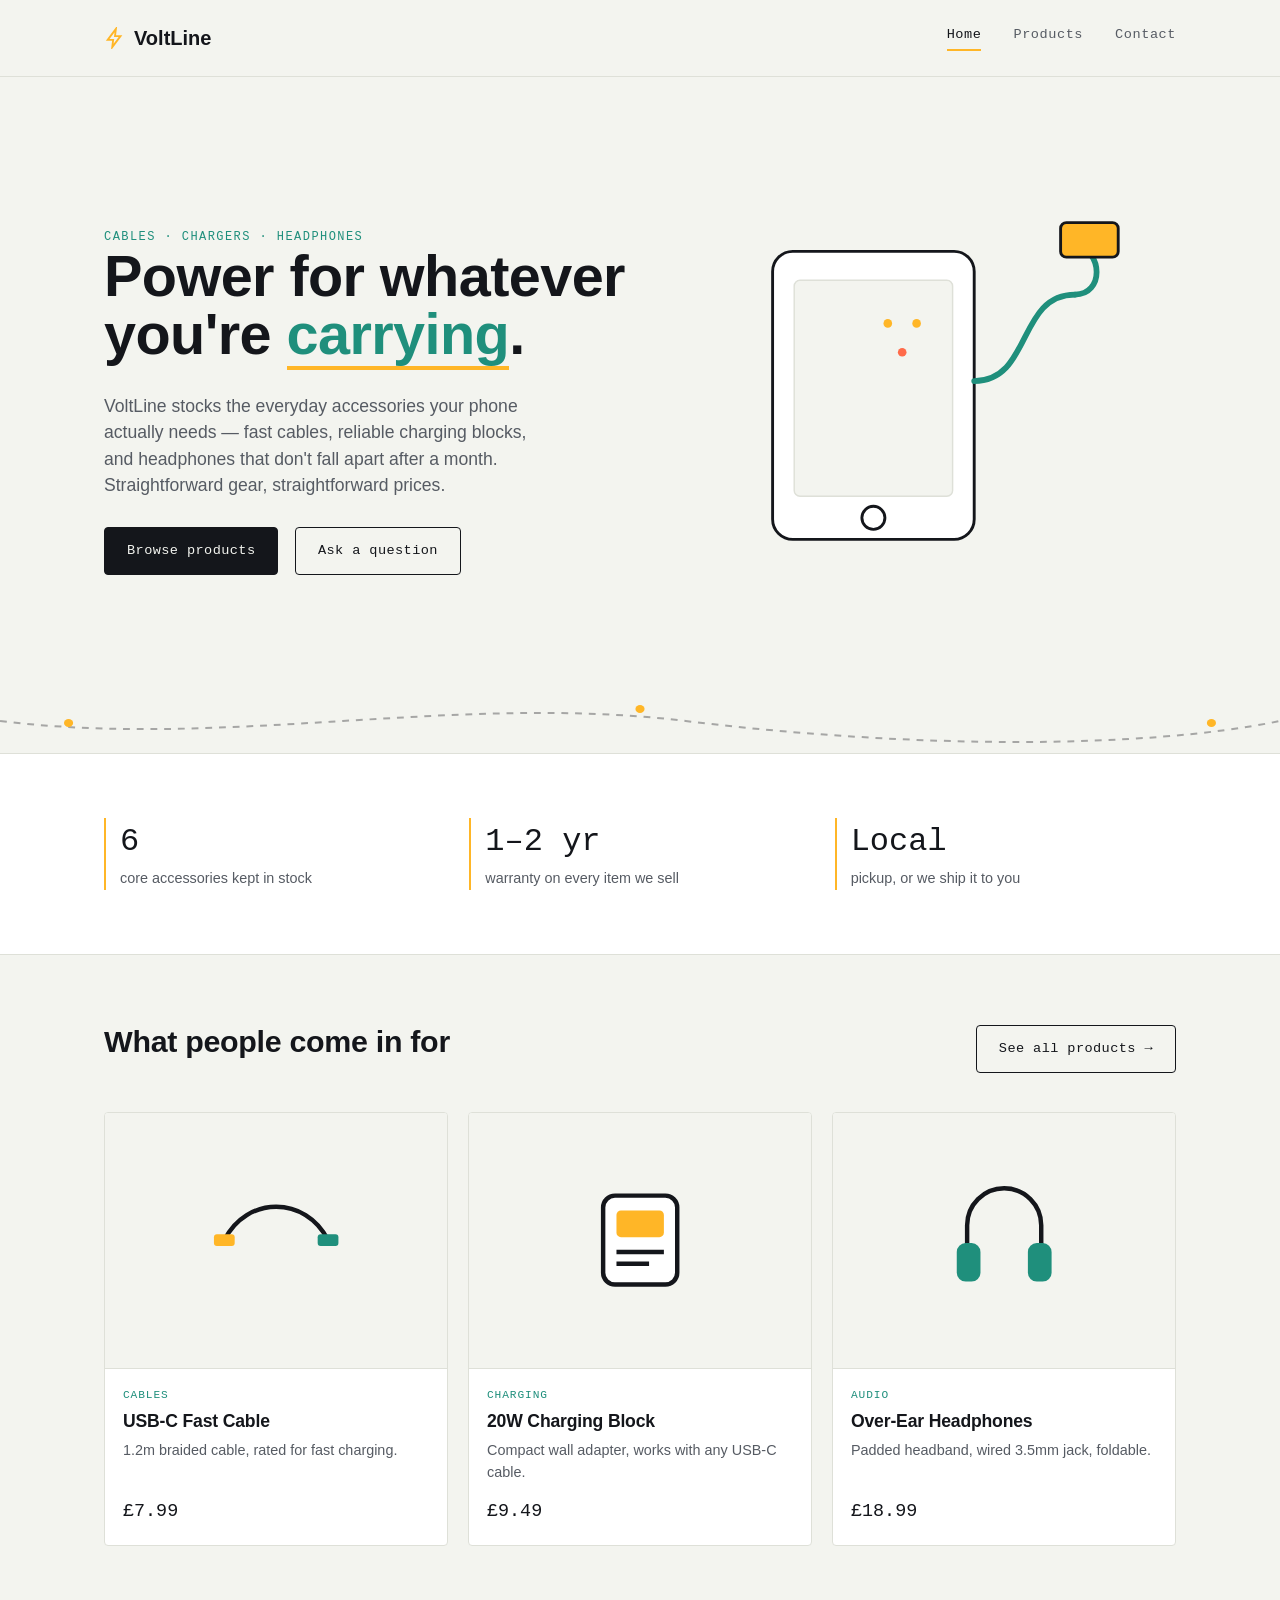
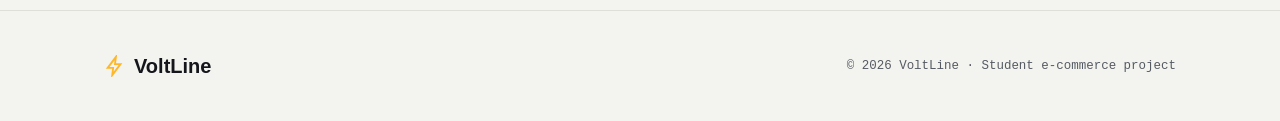
<file: index.html>
<!DOCTYPE html>
<html lang="en">
<head>
<meta charset="UTF-8">
<meta name="viewport" content="width=device-width, initial-scale=1.0">
<title>VoltLine — Phone Accessories</title>
<meta name="description" content="VoltLine sells cables, charging blocks, headphones and power banks for every phone.">
<link rel="stylesheet" href="style.css">
</head>
<body>

<header class="site-header">
  <div class="wrap">
    <a href="index.html" class="logo">
      <svg class="bolt" viewBox="0 0 24 24" fill="none" stroke="currentColor" stroke-width="2"><path d="M13 2 L4 14 h6 l-1 8 9-12h-6z"/></svg>
      VoltLine
    </a>
    <button class="nav-toggle" aria-label="Toggle menu" aria-expanded="false">Menu</button>
    <nav class="main-nav">
      <a href="index.html" aria-current="page">Home</a>
      <a href="products.html">Products</a>
      <a href="contact.html">Contact</a>
    </nav>
  </div>
</header>

<section class="hero">
  <div class="wrap">
    <div>
      <span class="eyebrow">Cables · Chargers · Headphones</span>
      <h1>Power for whatever<br>you're <em>carrying</em>.</h1>
      <p class="lede">VoltLine stocks the everyday accessories your phone actually needs — fast cables, reliable charging blocks, and headphones that don't fall apart after a month. Straightforward gear, straightforward prices.</p>
      <a href="products.html" class="btn btn-primary">Browse products</a>
      <a href="contact.html" class="btn btn-ghost">Ask a question</a>
    </div>
    <div>
      <svg class="hero-plug" viewBox="0 0 320 320" fill="none" xmlns="http://www.w3.org/2000/svg">
        <rect x="40" y="60" width="140" height="200" rx="14" fill="#FFFFFF" stroke="#14161B" stroke-width="2"/>
        <rect x="55" y="80" width="110" height="150" rx="4" fill="#F3F4EF" stroke="#DEE0D8" stroke-width="1"/>
        <circle cx="110" cy="245" r="8" fill="none" stroke="#14161B" stroke-width="2"/>
        <path d="M180 150 C 220 150, 210 90, 250 90" stroke="#1F8F7C" stroke-width="4" fill="none" stroke-linecap="round"/>
        <path d="M250 90 C 270 90, 270 60, 250 55" stroke="#1F8F7C" stroke-width="4" fill="none" stroke-linecap="round"/>
        <rect x="240" y="40" width="40" height="24" rx="4" fill="#FFB627" stroke="#14161B" stroke-width="2"/>
        <circle cx="120" cy="110" r="3" fill="#FFB627"/>
        <circle cx="140" cy="110" r="3" fill="#FFB627"/>
        <circle cx="130" cy="130" r="3" fill="#FF6B4A"/>
      </svg>
    </div>
  </div>
</section>

<svg class="cable-divider" viewBox="0 0 1120 64" preserveAspectRatio="none">
  <path d="M0 32 C 200 60, 400 4, 600 32 S 1000 60, 1120 32"/>
  <circle cx="60" cy="34" r="4"/>
  <circle cx="560" cy="20" r="4"/>
  <circle cx="1060" cy="34" r="4"/>
</svg>

<section class="band band-alt">
  <div class="wrap">
    <div class="stat-row">
      <div class="stat">
        <span class="num">6</span>
        <span class="label">core accessories kept in stock</span>
      </div>
      <div class="stat">
        <span class="num">1–2 yr</span>
        <span class="label">warranty on every item we sell</span>
      </div>
      <div class="stat">
        <span class="num">Local</span>
        <span class="label">pickup, or we ship it to you</span>
      </div>
    </div>
  </div>
</section>

<section class="band">
  <div class="wrap">
    <div class="section-head">
      <h2>What people come in for</h2>
      <a href="products.html" class="btn btn-ghost" style="margin-left:0;">See all products →</a>
    </div>
    <div class="product-grid">
      <div class="card">
        <div class="thumb">
          <svg viewBox="0 0 100 100" fill="none" stroke="#14161B" stroke-width="3">
            <path d="M15 50 C 30 20, 70 20, 85 50" stroke-linecap="round"/>
            <rect x="8" y="46" width="14" height="8" rx="2" fill="#FFB627" stroke="none"/>
            <rect x="78" y="46" width="14" height="8" rx="2" fill="#1F8F7C" stroke="none"/>
          </svg>
        </div>
        <div class="body">
          <span class="tag">Cables</span>
          <h3>USB‑C Fast Cable</h3>
          <p class="desc">1.2m braided cable, rated for fast charging.</p>
          <div class="price-row"><span class="price">£7.99</span></div>
        </div>
      </div>
      <div class="card">
        <div class="thumb">
          <svg viewBox="0 0 100 100" fill="none" stroke="#14161B" stroke-width="3">
            <rect x="25" y="20" width="50" height="60" rx="8" fill="#FFFFFF"/>
            <rect x="34" y="30" width="32" height="18" rx="3" fill="#FFB627" stroke="none"/>
            <line x1="34" y1="58" x2="66" y2="58"/>
            <line x1="34" y1="66" x2="56" y2="66"/>
          </svg>
        </div>
        <div class="body">
          <span class="tag">Charging</span>
          <h3>20W Charging Block</h3>
          <p class="desc">Compact wall adapter, works with any USB‑C cable.</p>
          <div class="price-row"><span class="price">£9.49</span></div>
        </div>
      </div>
      <div class="card">
        <div class="thumb">
          <svg viewBox="0 0 100 100" fill="none" stroke="#14161B" stroke-width="3">
            <path d="M25 55 V40 a25 25 0 0 1 50 0 v15" stroke-linecap="round"/>
            <rect x="18" y="52" width="16" height="26" rx="6" fill="#1F8F7C" stroke="none"/>
            <rect x="66" y="52" width="16" height="26" rx="6" fill="#1F8F7C" stroke="none"/>
          </svg>
        </div>
        <div class="body">
          <span class="tag">Audio</span>
          <h3>Over‑Ear Headphones</h3>
          <p class="desc">Padded headband, wired 3.5mm jack, foldable.</p>
          <div class="price-row"><span class="price">£18.99</span></div>
        </div>
      </div>
    </div>
  </div>
</section>

<footer class="site-footer">
  <div class="wrap">
    <a href="index.html" class="logo">
      <svg class="bolt" viewBox="0 0 24 24" fill="none" stroke="currentColor" stroke-width="2"><path d="M13 2 L4 14 h6 l-1 8 9-12h-6z"/></svg>
      VoltLine
    </a>
    <span class="fine">© 2026 VoltLine · Student e‑commerce project</span>
  </div>
</footer>

<script src="script.js"></script>
</body>
</html>
</file>
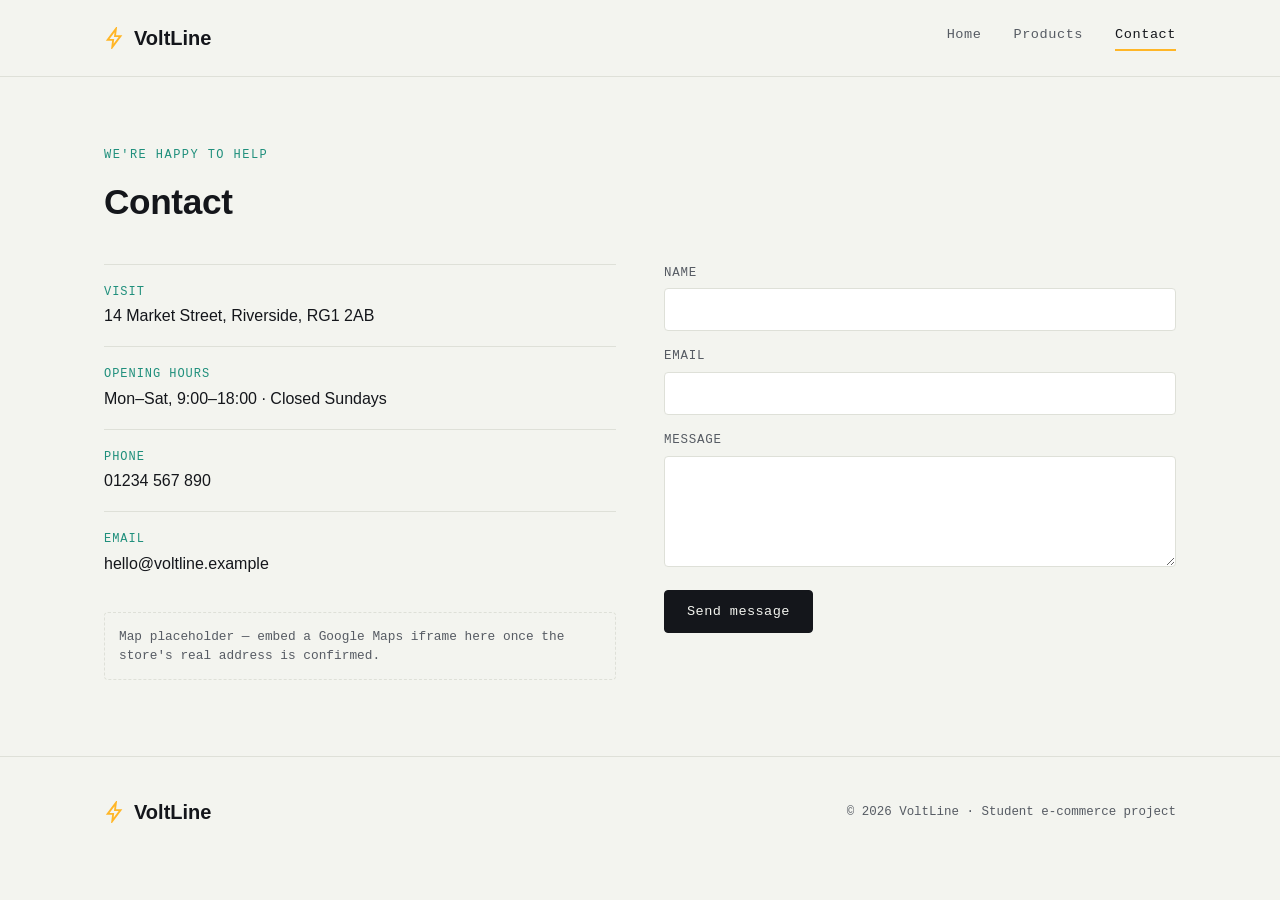
<file: contact.html>
<!DOCTYPE html>
<html lang="en">
<head>
<meta charset="UTF-8">
<meta name="viewport" content="width=device-width, initial-scale=1.0">
<title>Contact — VoltLine</title>
<meta name="description" content="Get in touch with VoltLine — visit the store or send a message.">
<link rel="stylesheet" href="style.css">
</head>
<body>

<header class="site-header">
  <div class="wrap">
    <a href="index.html" class="logo">
      <svg class="bolt" viewBox="0 0 24 24" fill="none" stroke="currentColor" stroke-width="2"><path d="M13 2 L4 14 h6 l-1 8 9-12h-6z"/></svg>
      VoltLine
    </a>
    <button class="nav-toggle" aria-label="Toggle menu" aria-expanded="false">Menu</button>
    <nav class="main-nav">
      <a href="index.html">Home</a>
      <a href="products.html">Products</a>
      <a href="contact.html" aria-current="page">Contact</a>
    </nav>
  </div>
</header>

<section class="band">
  <div class="wrap">
    <span class="eyebrow">We're happy to help</span>
    <h1 style="font-size:2.2rem; margin: .3em 0 1em;">Contact</h1>

    <div class="contact-grid">
      <div class="contact-info">
        <div class="item">
          <span class="k">Visit</span>
          14 Market Street, Riverside, RG1 2AB
        </div>
        <div class="item">
          <span class="k">Opening hours</span>
          Mon–Sat, 9:00–18:00 · Closed Sundays
        </div>
        <div class="item">
          <span class="k">Phone</span>
          01234 567 890
        </div>
        <div class="item">
          <span class="k">Email</span>
          hello@voltline.example
        </div>
        <div class="map-note">
          Map placeholder — embed a Google Maps iframe here once the store's real address is confirmed.
        </div>
      </div>

      <form class="contact-form">
        <div>
          <label for="name">Name</label>
          <input type="text" id="name" name="name" required>
        </div>
        <div>
          <label for="email">Email</label>
          <input type="email" id="email" name="email" required>
        </div>
        <div>
          <label for="message">Message</label>
          <textarea id="message" name="message" rows="5" required></textarea>
        </div>
        <button type="submit" class="btn btn-primary" style="align-self:flex-start;">Send message</button>
        <p class="status" role="status"></p>
      </form>
    </div>
  </div>
</section>

<footer class="site-footer">
  <div class="wrap">
    <a href="index.html" class="logo">
      <svg class="bolt" viewBox="0 0 24 24" fill="none" stroke="currentColor" stroke-width="2"><path d="M13 2 L4 14 h6 l-1 8 9-12h-6z"/></svg>
      VoltLine
    </a>
    <span class="fine">© 2026 VoltLine · Student e‑commerce project</span>
  </div>
</footer>

<script src="script.js"></script>
</body>
</html>
</file>
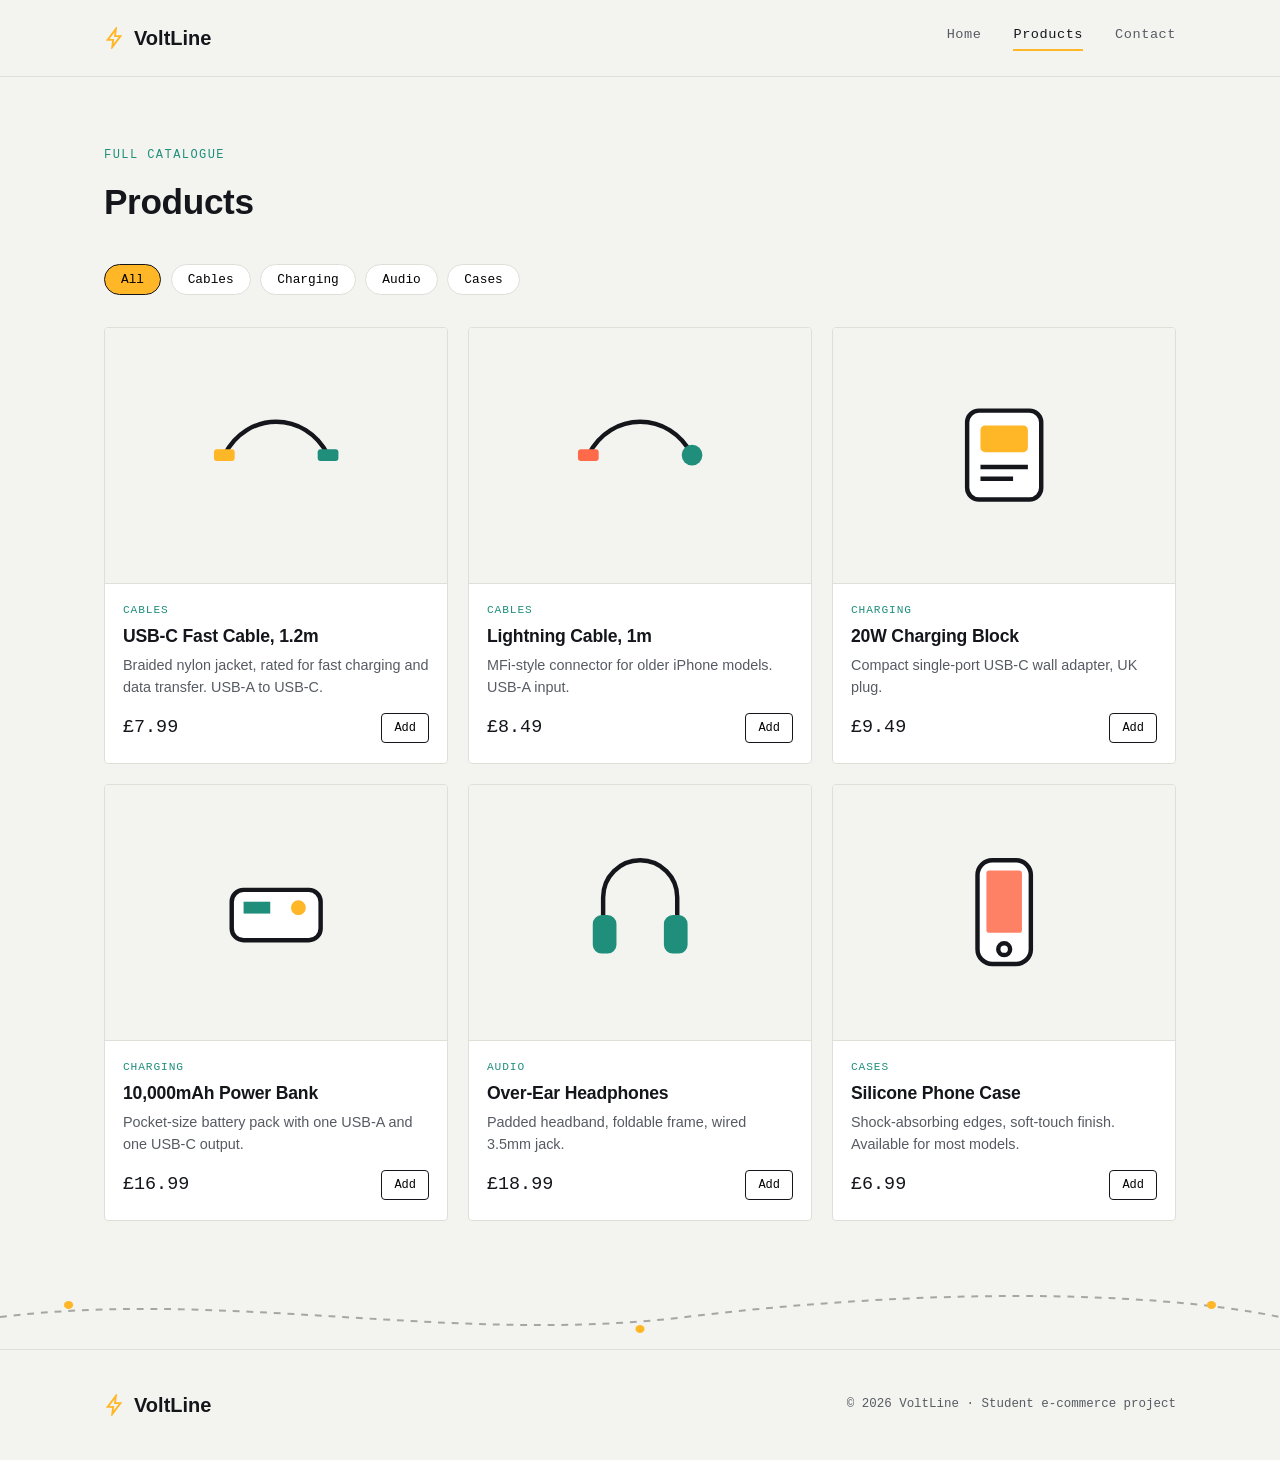
<file: products.html>
<!DOCTYPE html>
<html lang="en">
<head>
<meta charset="UTF-8">
<meta name="viewport" content="width=device-width, initial-scale=1.0">
<title>Products — VoltLine</title>
<meta name="description" content="Browse VoltLine's cables, charging blocks, headphones, power banks, cases and screen protectors.">
<link rel="stylesheet" href="style.css">
</head>
<body>

<header class="site-header">
  <div class="wrap">
    <a href="index.html" class="logo">
      <svg class="bolt" viewBox="0 0 24 24" fill="none" stroke="currentColor" stroke-width="2"><path d="M13 2 L4 14 h6 l-1 8 9-12h-6z"/></svg>
      VoltLine
    </a>
    <button class="nav-toggle" aria-label="Toggle menu" aria-expanded="false">Menu</button>
    <nav class="main-nav">
      <a href="index.html">Home</a>
      <a href="products.html" aria-current="page">Products</a>
      <a href="contact.html">Contact</a>
    </nav>
  </div>
</header>

<section class="band">
  <div class="wrap">
    <span class="eyebrow">Full catalogue</span>
    <h1 style="font-size:2.2rem; margin: .3em 0 1em;">Products</h1>

    <div class="filters">
      <button class="pill" data-category="all" aria-pressed="true">All</button>
      <button class="pill" data-category="cables" aria-pressed="false">Cables</button>
      <button class="pill" data-category="charging" aria-pressed="false">Charging</button>
      <button class="pill" data-category="audio" aria-pressed="false">Audio</button>
      <button class="pill" data-category="cases" aria-pressed="false">Cases</button>
    </div>

    <div class="product-grid">

      <div class="card" data-category="cables">
        <div class="thumb">
          <svg viewBox="0 0 100 100" fill="none" stroke="#14161B" stroke-width="3">
            <path d="M15 50 C 30 20, 70 20, 85 50" stroke-linecap="round"/>
            <rect x="8" y="46" width="14" height="8" rx="2" fill="#FFB627" stroke="none"/>
            <rect x="78" y="46" width="14" height="8" rx="2" fill="#1F8F7C" stroke="none"/>
          </svg>
        </div>
        <div class="body">
          <span class="tag">Cables</span>
          <h3>USB‑C Fast Cable, 1.2m</h3>
          <p class="desc">Braided nylon jacket, rated for fast charging and data transfer. USB‑A to USB‑C.</p>
          <div class="price-row">
            <span class="price">£7.99</span>
            <button class="add">Add</button>
          </div>
        </div>
      </div>

      <div class="card" data-category="cables">
        <div class="thumb">
          <svg viewBox="0 0 100 100" fill="none" stroke="#14161B" stroke-width="3">
            <path d="M15 50 C 30 20, 70 20, 85 50" stroke-linecap="round"/>
            <rect x="8" y="46" width="14" height="8" rx="2" fill="#FF6B4A" stroke="none"/>
            <circle cx="85" cy="50" r="7" fill="#1F8F7C" stroke="none"/>
          </svg>
        </div>
        <div class="body">
          <span class="tag">Cables</span>
          <h3>Lightning Cable, 1m</h3>
          <p class="desc">MFi‑style connector for older iPhone models. USB‑A input.</p>
          <div class="price-row">
            <span class="price">£8.49</span>
            <button class="add">Add</button>
          </div>
        </div>
      </div>

      <div class="card" data-category="charging">
        <div class="thumb">
          <svg viewBox="0 0 100 100" fill="none" stroke="#14161B" stroke-width="3">
            <rect x="25" y="20" width="50" height="60" rx="8" fill="#FFFFFF"/>
            <rect x="34" y="30" width="32" height="18" rx="3" fill="#FFB627" stroke="none"/>
            <line x1="34" y1="58" x2="66" y2="58"/>
            <line x1="34" y1="66" x2="56" y2="66"/>
          </svg>
        </div>
        <div class="body">
          <span class="tag">Charging</span>
          <h3>20W Charging Block</h3>
          <p class="desc">Compact single‑port USB‑C wall adapter, UK plug.</p>
          <div class="price-row">
            <span class="price">£9.49</span>
            <button class="add">Add</button>
          </div>
        </div>
      </div>

      <div class="card" data-category="charging">
        <div class="thumb">
          <svg viewBox="0 0 100 100" fill="none" stroke="#14161B" stroke-width="3">
            <rect x="20" y="35" width="60" height="34" rx="8" fill="#FFFFFF"/>
            <rect x="28" y="43" width="18" height="8" fill="#1F8F7C" stroke="none"/>
            <circle cx="65" cy="47" r="5" fill="#FFB627" stroke="none"/>
          </svg>
        </div>
        <div class="body">
          <span class="tag">Charging</span>
          <h3>10,000mAh Power Bank</h3>
          <p class="desc">Pocket‑size battery pack with one USB‑A and one USB‑C output.</p>
          <div class="price-row">
            <span class="price">£16.99</span>
            <button class="add">Add</button>
          </div>
        </div>
      </div>

      <div class="card" data-category="audio">
        <div class="thumb">
          <svg viewBox="0 0 100 100" fill="none" stroke="#14161B" stroke-width="3">
            <path d="M25 55 V40 a25 25 0 0 1 50 0 v15" stroke-linecap="round"/>
            <rect x="18" y="52" width="16" height="26" rx="6" fill="#1F8F7C" stroke="none"/>
            <rect x="66" y="52" width="16" height="26" rx="6" fill="#1F8F7C" stroke="none"/>
          </svg>
        </div>
        <div class="body">
          <span class="tag">Audio</span>
          <h3>Over‑Ear Headphones</h3>
          <p class="desc">Padded headband, foldable frame, wired 3.5mm jack.</p>
          <div class="price-row">
            <span class="price">£18.99</span>
            <button class="add">Add</button>
          </div>
        </div>
      </div>

      <div class="card" data-category="cases">
        <div class="thumb">
          <svg viewBox="0 0 100 100" fill="none" stroke="#14161B" stroke-width="3">
            <rect x="32" y="15" width="36" height="70" rx="10" fill="#FFFFFF"/>
            <rect x="38" y="22" width="24" height="42" rx="2" fill="#FF6B4A" stroke="none" opacity="0.85"/>
            <circle cx="50" cy="75" r="4"/>
          </svg>
        </div>
        <div class="body">
          <span class="tag">Cases</span>
          <h3>Silicone Phone Case</h3>
          <p class="desc">Shock‑absorbing edges, soft‑touch finish. Available for most models.</p>
          <div class="price-row">
            <span class="price">£6.99</span>
            <button class="add">Add</button>
          </div>
        </div>
      </div>

    </div>
  </div>
</section>

<svg class="cable-divider" viewBox="0 0 1120 64" preserveAspectRatio="none">
  <path d="M0 32 C 200 4, 400 60, 600 32 S 1000 4, 1120 32"/>
  <circle cx="60" cy="20" r="4"/>
  <circle cx="560" cy="44" r="4"/>
  <circle cx="1060" cy="20" r="4"/>
</svg>

<footer class="site-footer">
  <div class="wrap">
    <a href="index.html" class="logo">
      <svg class="bolt" viewBox="0 0 24 24" fill="none" stroke="currentColor" stroke-width="2"><path d="M13 2 L4 14 h6 l-1 8 9-12h-6z"/></svg>
      VoltLine
    </a>
    <span class="fine">© 2026 VoltLine · Student e‑commerce project</span>
  </div>
</footer>

<script src="script.js"></script>
</body>
</html>
</file>
<file: style.css>
/* ============================================
   VOLTLINE — design tokens
   ============================================ */
:root{
  --bg: #F3F4EF;
  --bg-panel: #FFFFFF;
  --ink: #14161B;
  --ink-soft: #565B63;
  --line: #DEE0D8;
  --amber: #FFB627;
  --amber-ink: #4A3300;
  --teal: #1F8F7C;
  --coral: #FF6B4A;
  --radius: 4px;

  --font-display: "Space Grotesk", "Arial Narrow", sans-serif;
  --font-body: "IBM Plex Sans", "Segoe UI", sans-serif;
  --font-mono: "IBM Plex Mono", "Courier New", monospace;
}

@font-face{
  font-family: "Space Grotesk";
  src: local("Space Grotesk");
}

*{ box-sizing: border-box; }
html{ scroll-behavior: smooth; }
body{
  margin: 0;
  background: var(--bg);
  color: var(--ink);
  font-family: var(--font-body);
  line-height: 1.5;
  -webkit-font-smoothing: antialiased;
}
h1,h2,h3{
  font-family: var(--font-display);
  letter-spacing: -0.01em;
  margin: 0 0 .5em;
}
a{ color: inherit; }
img{ max-width: 100%; display:block; }
.wrap{
  max-width: 1120px;
  margin: 0 auto;
  padding: 0 24px;
}
.eyebrow{
  font-family: var(--font-mono);
  font-size: .75rem;
  letter-spacing: .12em;
  text-transform: uppercase;
  color: var(--teal);
}

/* ---------- header ---------- */
.site-header{
  border-bottom: 1px solid var(--line);
  background: var(--bg);
  position: sticky;
  top: 0;
  z-index: 20;
}
.site-header .wrap{
  display:flex;
  align-items:center;
  justify-content: space-between;
  height: 76px;
}
.logo{
  display:flex;
  align-items:center;
  gap:.5rem;
  font-family: var(--font-display);
  font-weight: 700;
  font-size: 1.25rem;
  text-decoration:none;
  color: var(--ink);
}
.logo .bolt{
  width: 22px; height: 22px;
  color: var(--amber);
}
nav.main-nav{
  display:flex;
  gap: 2rem;
}
nav.main-nav a{
  text-decoration:none;
  font-family: var(--font-mono);
  font-size: .85rem;
  letter-spacing: .04em;
  color: var(--ink-soft);
  padding-bottom: 4px;
  border-bottom: 2px solid transparent;
  transition: color .15s, border-color .15s;
}
nav.main-nav a:hover,
nav.main-nav a[aria-current="page"]{
  color: var(--ink);
  border-color: var(--amber);
}
.nav-toggle{
  display:none;
  background:none;
  border: 1px solid var(--line);
  border-radius: var(--radius);
  padding: 8px 10px;
  font-family: var(--font-mono);
}

/* ---------- cable divider signature ---------- */
.cable-divider{
  display:block;
  width:100%;
  height:64px;
  margin: 0;
}
.cable-divider path{
  fill:none;
  stroke: var(--ink);
  stroke-width:2;
  stroke-dasharray: 6 6;
  opacity:.35;
}
.cable-divider circle{ fill: var(--amber); }

/* ---------- hero ---------- */
.hero{
  padding: 88px 0 56px;
  position:relative;
  overflow:hidden;
}
.hero .wrap{
  display:grid;
  grid-template-columns: 1.1fr .9fr;
  gap: 48px;
  align-items:center;
}
.hero h1{
  font-size: clamp(2.4rem, 5vw, 3.6rem);
  line-height: 1.02;
}
.hero h1 em{
  font-style: normal;
  color: var(--teal);
  border-bottom: 4px solid var(--amber);
}
.hero p.lede{
  font-size: 1.1rem;
  color: var(--ink-soft);
  max-width: 44ch;
  margin: 1.1em 0 1.6em;
}
.btn{
  display:inline-flex;
  align-items:center;
  gap:.5rem;
  font-family: var(--font-mono);
  font-size: .85rem;
  letter-spacing:.03em;
  text-decoration:none;
  padding: 13px 22px;
  border-radius: var(--radius);
  border: 1px solid var(--ink);
  transition: transform .12s ease, background .15s ease;
}
.btn-primary{
  background: var(--ink);
  color: var(--bg);
}
.btn-primary:hover{ transform: translateY(-2px); }
.btn-ghost{
  background: transparent;
  color: var(--ink);
  margin-left: .75rem;
}
.btn-ghost:hover{ background: rgba(0,0,0,.04); }

.hero-plug{
  width: 100%;
  height: auto;
}

/* ---------- sections ---------- */
section.band{
  padding: 64px 0;
}
.band-alt{
  background: var(--bg-panel);
  border-top: 1px solid var(--line);
  border-bottom: 1px solid var(--line);
}
.section-head{
  display:flex;
  align-items:baseline;
  justify-content:space-between;
  gap:1rem;
  margin-bottom: 2rem;
  flex-wrap: wrap;
}
.section-head h2{ font-size: 1.9rem; }

/* ---------- stats row ---------- */
.stat-row{
  display:grid;
  grid-template-columns: repeat(3, 1fr);
  gap: 24px;
}
.stat{
  border-left: 2px solid var(--amber);
  padding-left: 14px;
}
.stat .num{
  font-family: var(--font-mono);
  font-size: 2rem;
  display:block;
}
.stat .label{
  color: var(--ink-soft);
  font-size: .9rem;
}

/* ---------- product grid ---------- */
.product-grid{
  display:grid;
  grid-template-columns: repeat(3, 1fr);
  gap: 20px;
}
.card{
  background: var(--bg-panel);
  border: 1px solid var(--line);
  border-radius: var(--radius);
  overflow:hidden;
  display:flex;
  flex-direction:column;
  transition: box-shadow .15s ease, transform .15s ease;
}
.card:hover{
  box-shadow: 0 10px 24px rgba(20,22,27,.08);
  transform: translateY(-3px);
}
.card .thumb{
  aspect-ratio: 4/3;
  background: var(--bg);
  display:flex;
  align-items:center;
  justify-content:center;
  border-bottom: 1px solid var(--line);
}
.card .thumb svg{ width: 58%; height: 58%; }
.card .body{
  padding: 18px 18px 20px;
  display:flex;
  flex-direction:column;
  flex:1;
}
.card .tag{
  font-family: var(--font-mono);
  font-size: .7rem;
  letter-spacing:.08em;
  text-transform:uppercase;
  color: var(--teal);
  margin-bottom: .4em;
}
.card h3{
  font-size: 1.1rem;
  margin-bottom: .3em;
}
.card p.desc{
  color: var(--ink-soft);
  font-size: .9rem;
  margin: 0 0 1em;
  flex:1;
}
.card .price-row{
  display:flex;
  align-items:center;
  justify-content:space-between;
}
.card .price{
  font-family: var(--font-mono);
  font-size: 1.15rem;
}
.card .add{
  font-family: var(--font-mono);
  font-size: .75rem;
  border: 1px solid var(--ink);
  border-radius: var(--radius);
  padding: 7px 12px;
  background:none;
  cursor:pointer;
  transition: background .15s ease, color .15s ease;
}
.card .add:hover{
  background: var(--ink);
  color: var(--bg);
}

/* ---------- filter pills (products page) ---------- */
.filters{
  display:flex;
  gap:.6rem;
  flex-wrap:wrap;
  margin-bottom: 2rem;
}
.pill{
  font-family: var(--font-mono);
  font-size: .8rem;
  border: 1px solid var(--line);
  border-radius: 999px;
  padding: 7px 16px;
  background: var(--bg-panel);
  cursor:pointer;
}
.pill[aria-pressed="true"]{
  border-color: var(--ink);
  background: var(--amber);
}

/* ---------- contact ---------- */
.contact-grid{
  display:grid;
  grid-template-columns: 1fr 1fr;
  gap: 48px;
}
.contact-info .item{
  border-top: 1px solid var(--line);
  padding: 18px 0;
}
.contact-info .item:last-child{ border-bottom: 1px solid var(--line); }
.contact-info .item .k{
  font-family: var(--font-mono);
  font-size: .75rem;
  text-transform: uppercase;
  letter-spacing:.08em;
  color: var(--teal);
  display:block;
  margin-bottom:.3em;
}
form.contact-form{
  display:flex;
  flex-direction:column;
  gap: 16px;
}
form.contact-form label{
  font-family: var(--font-mono);
  font-size: .78rem;
  text-transform: uppercase;
  letter-spacing:.06em;
  color: var(--ink-soft);
  display:block;
  margin-bottom: 6px;
}
form.contact-form input,
form.contact-form textarea{
  width:100%;
  padding: 12px 14px;
  border: 1px solid var(--line);
  border-radius: var(--radius);
  background: var(--bg-panel);
  font-family: var(--font-body);
  font-size: .95rem;
  color: var(--ink);
}
form.contact-form input:focus,
form.contact-form textarea:focus{
  outline: 2px solid var(--amber);
  outline-offset: 1px;
}
form.contact-form .status{
  font-family: var(--font-mono);
  font-size: .85rem;
  min-height: 1.2em;
  color: var(--teal);
}
.map-note{
  font-family: var(--font-mono);
  font-size: .8rem;
  color: var(--ink-soft);
  border: 1px dashed var(--line);
  border-radius: var(--radius);
  padding: 14px;
  margin-top: 18px;
}

/* ---------- footer ---------- */
footer.site-footer{
  padding: 40px 0;
  border-top: 1px solid var(--line);
}
footer.site-footer .wrap{
  display:flex;
  justify-content:space-between;
  align-items:center;
  flex-wrap:wrap;
  gap: 1rem;
}
footer.site-footer .fine{
  font-family: var(--font-mono);
  font-size: .78rem;
  color: var(--ink-soft);
}

/* ---------- responsive ---------- */
@media (max-width: 860px){
  .hero .wrap{ grid-template-columns: 1fr; }
  .hero-plug{ max-width: 280px; margin: 0 auto; }
  .stat-row{ grid-template-columns: 1fr; gap: 16px; }
  .product-grid{ grid-template-columns: repeat(2,1fr); }
  .contact-grid{ grid-template-columns: 1fr; }
}
@media (max-width: 560px){
  nav.main-nav{
    position:absolute;
    top: 76px; left:0; right:0;
    background: var(--bg);
    border-bottom: 1px solid var(--line);
    flex-direction:column;
    padding: 12px 24px 20px;
    display:none;
    gap: 1rem;
  }
  nav.main-nav.open{ display:flex; }
  .nav-toggle{ display:inline-block; }
  .product-grid{ grid-template-columns: 1fr; }
}

/* ---------- reduced motion ---------- */
@media (prefers-reduced-motion: reduce){
  html{ scroll-behavior:auto; }
  .card, .btn{ transition:none; }
}
</file>
